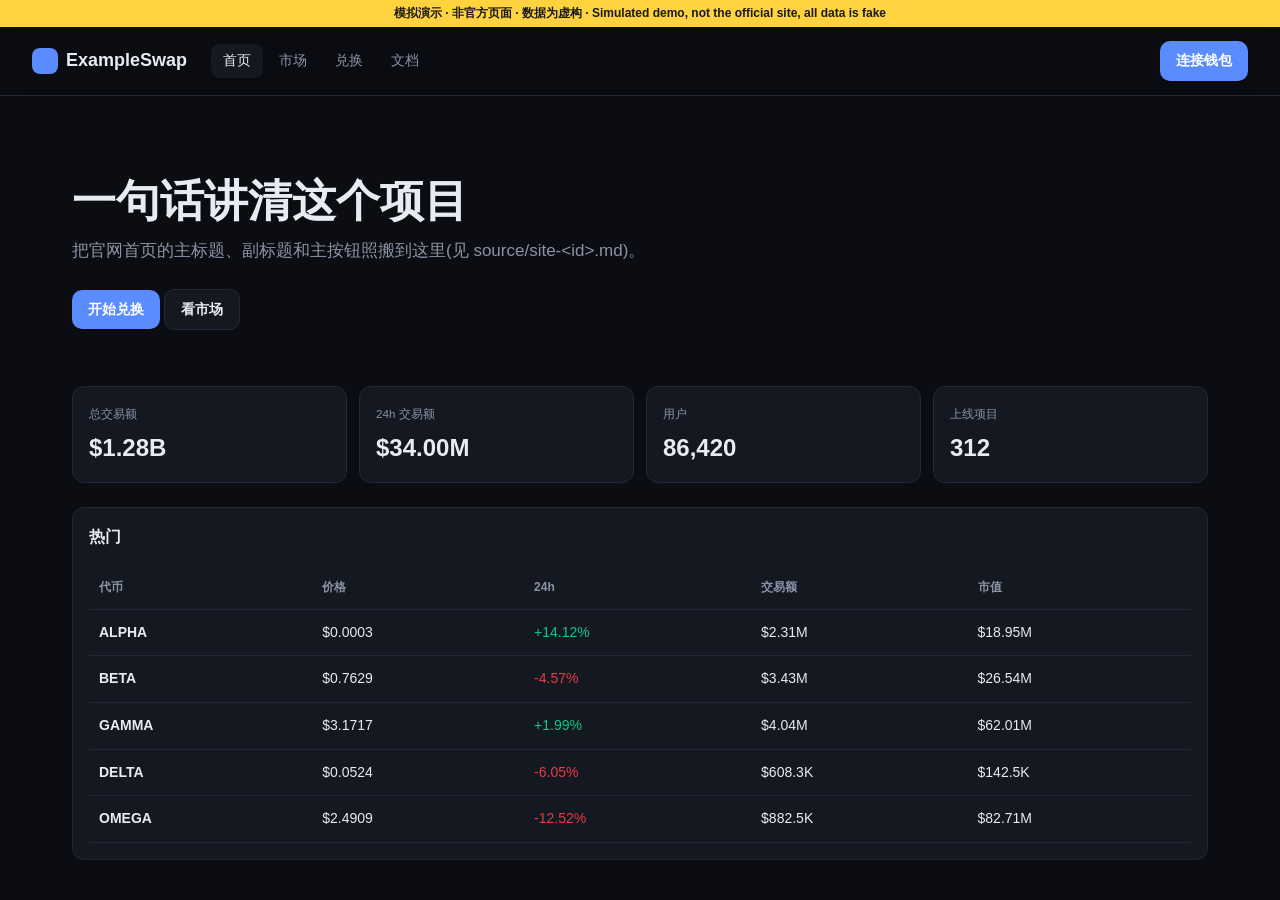
<file: examples/demo-starter/index.html>
<!doctype html>
<html lang="zh">
<head>
<meta charset="utf-8">
<meta name="viewport" content="width=device-width,initial-scale=1">
<title>模拟演示 · ExampleSwap</title>
<!--
  Starter for a SIMULATED clickable demo of a project website.
  Copy to deck/demo/<id>.html, then rebuild the pages to look like the real site
  (use source/site-<id>.md for navigation / headings / texts and the screenshot for colors and layout).
  The page must also work at 390 px wide (phones show it in a phone frame); keep the @media block below.
  Rules (checked by tools/validate.py):
    - keep the banner (#sim-banner) with 「模拟演示 · 非官方页面 · 数据为虚构」
    - everything inline: no external scripts, styles, images, fonts, fetch, WebSocket or outbound links
    - no fields that ask for wallet or account secrets; "connect wallet" and "sign in" only pretend
-->
<style>
:root{--bg:#0b0d12;--panel:#141821;--line:#232838;--fg:#e8ebf2;--mute:#8a93a6;--acc:#5b8cff;--up:#16c784;--down:#ea3943;--radius:12px;--font:-apple-system,BlinkMacSystemFont,"PingFang SC","Segoe UI",Roboto,sans-serif}
*{box-sizing:border-box}html,body{margin:0;background:var(--bg);color:var(--fg);font:14px/1.55 var(--font)}
a{color:inherit;text-decoration:none}button{font:inherit;color:inherit;cursor:pointer}
#sim-banner{position:sticky;top:0;z-index:50;background:#ffd23f;color:#1a1a1a;text-align:center;font:700 12px var(--font);padding:5px 12px}
header{position:sticky;top:26px;z-index:40;display:flex;align-items:center;gap:24px;padding:14px 32px;background:rgba(11,13,18,.92);border-bottom:1px solid var(--line);backdrop-filter:blur(10px)}
.logo{font:800 18px var(--font);display:flex;align-items:center;gap:8px}.logo i{width:26px;height:26px;border-radius:8px;background:var(--acc);display:inline-block}
nav{display:flex;gap:4px;flex:1}nav a{padding:6px 12px;border-radius:8px;color:var(--mute)}nav a.on,nav a:hover{color:var(--fg);background:var(--panel)}
.btn{border:0;border-radius:10px;padding:9px 16px;background:var(--acc);color:#fff;font-weight:700}.btn.g{background:var(--panel);border:1px solid var(--line);color:var(--fg)}
main{max-width:1200px;margin:0 auto;padding:32px}
.hero{padding:48px 0 32px}.hero h1{font-size:44px;line-height:1.15;margin:0 0 12px}.hero p{color:var(--mute);font-size:17px;max-width:620px;margin:0 0 24px}
.stats{display:grid;grid-template-columns:repeat(4,1fr);gap:12px;margin:24px 0}.stat{background:var(--panel);border:1px solid var(--line);border-radius:var(--radius);padding:16px}.stat small{color:var(--mute)}.stat b{display:block;font-size:24px;margin-top:4px}
.panel{background:var(--panel);border:1px solid var(--line);border-radius:var(--radius);padding:16px}
table{width:100%;border-collapse:collapse}th,td{text-align:left;padding:12px 10px;border-bottom:1px solid var(--line)}th{color:var(--mute);font-weight:600;font-size:12px}tr.row{cursor:pointer}tr.row:hover td{background:rgba(255,255,255,.03)}
.up{color:var(--up)}.down{color:var(--down)}.tabs{display:flex;gap:6px;margin-bottom:12px}.tabs button{border:1px solid var(--line);background:none;border-radius:999px;padding:6px 14px;color:var(--mute)}.tabs button.on{background:var(--fg);color:var(--bg)}
.grid2{display:grid;grid-template-columns:1.4fr 1fr;gap:16px}
.field{display:flex;justify-content:space-between;align-items:center;background:var(--bg);border:1px solid var(--line);border-radius:10px;padding:12px 14px;margin:8px 0}.field input{background:none;border:0;color:var(--fg);font:600 20px var(--font);width:60%;outline:0}
.modal{position:fixed;inset:0;background:rgba(0,0,0,.6);display:none;align-items:center;justify-content:center;z-index:60}.modal.on{display:flex}.modal .box{width:380px;background:var(--panel);border:1px solid var(--line);border-radius:16px;padding:20px}
.wallet{display:flex;align-items:center;gap:10px;padding:12px;border:1px solid var(--line);border-radius:10px;margin:8px 0;cursor:pointer}.wallet:hover{border-color:var(--acc)}
.toast{position:fixed;bottom:24px;left:50%;transform:translateX(-50%);background:var(--fg);color:var(--bg);padding:10px 18px;border-radius:999px;font-weight:700;display:none;z-index:70}.toast.on{display:block}
.spark{width:100%;height:160px}
.tablewrap{overflow-x:auto}
/* phones: the pitch shows this page at 390×844 inside a phone frame — keep this block when you rebuild the page */
@media (max-width:760px){
  #sim-banner{font-size:10.5px;padding:4px 8px}
  header{top:22px;gap:10px;padding:10px 14px;flex-wrap:wrap}
  .logo{font-size:16px}
  nav{order:3;flex-basis:100%;overflow-x:auto;scrollbar-width:none}nav::-webkit-scrollbar{display:none}nav a{white-space:nowrap;padding:5px 10px}
  .btn{padding:8px 12px}
  main{padding:16px}
  .hero{padding:20px 0 12px}.hero h1{font-size:28px}.hero p{font-size:15px}
  .stats{grid-template-columns:repeat(2,1fr);gap:8px}.stat b{font-size:19px}
  .grid2{grid-template-columns:1fr}
  th,td{padding:10px 6px;font-size:13px}
  .modal .box{width:calc(100% - 32px)}
}
</style>
</head>
<body>
<div id="sim-banner">模拟演示 · 非官方页面 · 数据为虚构 · Simulated demo, not the official site, all data is fake</div>
<header>
  <a class="logo" href="#/"><i></i>ExampleSwap</a>
  <nav id="nav">
    <a href="#/">首页</a><a href="#/market">市场</a><a href="#/swap">兑换</a><a href="#/docs">文档</a>
  </nav>
  <button class="btn" id="connect">连接钱包</button>
</header>
<main id="app"></main>
<div class="modal" id="walletModal"><div class="box">
  <h3 style="margin:0 0 6px">连接钱包</h3><p style="color:var(--mute);margin:0 0 10px">演示用:点任意一个即可,不会真的连接。</p>
  <div class="wallet" data-w="Binance Wallet">🟡 Binance Wallet</div><div class="wallet" data-w="MetaMask">🦊 MetaMask</div><div class="wallet" data-w="WalletConnect">🔗 WalletConnect</div>
  <button class="btn g" id="closeModal" style="width:100%;margin-top:8px">取消</button>
</div></div>
<div class="toast" id="toast"></div>
<script>
/* ---------- fake data: seeded, so every reload looks the same ---------- */
let seed = 7; const rnd = () => (seed = (seed * 16807) % 2147483647) / 2147483647;
const pick = a => a[Math.floor(rnd() * a.length)];
const money = v => v >= 1e9 ? '$' + (v / 1e9).toFixed(2) + 'B' : v >= 1e6 ? '$' + (v / 1e6).toFixed(2) + 'M' : v >= 1e3 ? '$' + (v / 1e3).toFixed(1) + 'K' : '$' + v.toFixed(2);
const TOKENS = ['ALPHA', 'BETA', 'GAMMA', 'DELTA', 'OMEGA', 'SIGMA', 'NOVA', 'LUMEN'].map(s => ({ s, price: rnd() * 5, chg: (rnd() - .45) * 30, vol: rnd() * 8e6, cap: rnd() * 9e7, series: Array.from({ length: 30 }, () => rnd()) }));
const STATS = [['总交易额', money(1.28e9)], ['24h 交易额', money(3.4e7)], ['用户', '86,420'], ['上线项目', '312']];

/* ---------- pages: '#/path' → render function ---------- */
const spark = (s, up) => { const W = 600, H = 160, mx = Math.max(...s), mn = Math.min(...s), X = i => i * W / (s.length - 1), Y = v => H - 10 - (v - mn) / (mx - mn || 1) * (H - 20); return `<svg class="spark" viewBox="0 0 ${W} ${H}" preserveAspectRatio="none"><polyline points="${s.map((v, i) => X(i) + ',' + Y(v)).join(' ')}" fill="none" stroke="${up ? 'var(--up)' : 'var(--down)'}" stroke-width="2.5"/></svg>`; };
const row = t => `<tr class="row" data-go="#/token/${t.s}"><td><b>${t.s}</b></td><td>$${t.price.toFixed(4)}</td><td class="${t.chg >= 0 ? 'up' : 'down'}">${t.chg >= 0 ? '+' : ''}${t.chg.toFixed(2)}%</td><td>${money(t.vol)}</td><td>${money(t.cap)}</td></tr>`;
const PAGES = {
  '/': () => `<section class="hero"><h1>一句话讲清这个项目</h1><p>把官网首页的主标题、副标题和主按钮照搬到这里(见 source/site-&lt;id&gt;.md)。</p><button class="btn" data-go="#/swap">开始兑换</button> <button class="btn g" data-go="#/market">看市场</button></section>
    <div class="stats">${STATS.map(([k, v]) => `<div class="stat"><small>${k}</small><b>${v}</b></div>`).join('')}</div>
    <div class="panel tablewrap"><h3 style="margin-top:0">热门</h3><table><tr><th>代币</th><th>价格</th><th>24h</th><th>交易额</th><th>市值</th></tr>${TOKENS.slice(0, 5).map(row).join('')}</table></div>`,
  '/market': () => `<h2>市场</h2><div class="tabs" id="mtabs"><button class="on" data-sort="vol">按交易额</button><button data-sort="chg">按涨幅</button><button data-sort="cap">按市值</button></div>
    <div class="panel tablewrap"><table id="mt"><tr><th>代币</th><th>价格</th><th>24h</th><th>交易额</th><th>市值</th></tr>${[...TOKENS].sort((a, b) => b.vol - a.vol).map(row).join('')}</table></div>`,
  '/swap': () => `<div class="grid2"><div class="panel">${spark(TOKENS[0].series, TOKENS[0].chg >= 0)}</div><div class="panel"><h3 style="margin-top:0">兑换</h3>
    <div class="field"><input value="1.00" aria-label="amount"><b>BNB</b></div><div class="field"><input value="${(1 / TOKENS[0].price * 600).toFixed(2)}" aria-label="receive"><b>${TOKENS[0].s}</b></div>
    <button class="btn" style="width:100%;margin-top:8px" data-toast="演示:没有真的交易">兑换</button></div></div>`,
  '/docs': () => `<h2>文档</h2><div class="panel"><p>把官网文档 / 白皮书的目录和要点放在这里。</p></div>`,
  '/token': id => { const t = TOKENS.find(x => x.s === id) || TOKENS[0]; return `<p><a href="#/market" style="color:var(--mute)">← 市场</a></p><h2>${t.s} <span class="${t.chg >= 0 ? 'up' : 'down'}" style="font-size:16px">${t.chg >= 0 ? '+' : ''}${t.chg.toFixed(2)}%</span></h2>
    <div class="grid2"><div class="panel">${spark(t.series, t.chg >= 0)}</div><div class="panel"><div class="stats" style="grid-template-columns:1fr 1fr;margin:0">${[['价格', '$' + t.price.toFixed(4)], ['交易额', money(t.vol)], ['市值', money(t.cap)], ['持有人', Math.round(rnd() * 9000 + 500).toLocaleString()]].map(([k, v]) => `<div class="stat"><small>${k}</small><b>${v}</b></div>`).join('')}</div>
    <button class="btn" style="width:100%;margin-top:12px" data-go="#/swap">买入</button></div></div>`; },
};
function render() {
  const [, path = '', arg] = location.hash.replace(/^#/, '').split('/');
  const key = '/' + path, page = PAGES[key] || PAGES['/'];
  document.getElementById('app').innerHTML = page(arg);
  document.querySelectorAll('#nav a').forEach(a => a.classList.toggle('on', a.getAttribute('href') === '#' + key || (key === '/token' && a.getAttribute('href') === '#/market')));
  scrollTo(0, 0);
}
addEventListener('hashchange', render);
document.addEventListener('click', e => {
  const g = e.target.closest('[data-go]'); if (g) { location.hash = g.dataset.go.slice(1); return; }
  const tt = e.target.closest('[data-toast]'); if (tt) { toast(tt.dataset.toast); return; }
  const so = e.target.closest('[data-sort]'); if (so) { document.querySelectorAll('#mtabs button').forEach(b => b.classList.toggle('on', b === so)); const k = so.dataset.sort; document.getElementById('mt').innerHTML = '<tr><th>代币</th><th>价格</th><th>24h</th><th>交易额</th><th>市值</th></tr>' + [...TOKENS].sort((a, b) => b[k] - a[k]).map(row).join(''); return; }
  const w = e.target.closest('[data-w]'); if (w) { closeModal(); const btn = document.getElementById('connect'); btn.textContent = '0xDem0…F4ke'; btn.classList.add('g'); toast('演示:已模拟连接 ' + w.dataset.w); return; }
});
const toast = m => { const t = document.getElementById('toast'); t.textContent = m; t.classList.add('on'); clearTimeout(toast.t); toast.t = setTimeout(() => t.classList.remove('on'), 1800); };
const closeModal = () => document.getElementById('walletModal').classList.remove('on');
document.getElementById('connect').onclick = () => document.getElementById('walletModal').classList.add('on');
document.getElementById('closeModal').onclick = closeModal;
render();
</script>
</body>
</html>
</file>
